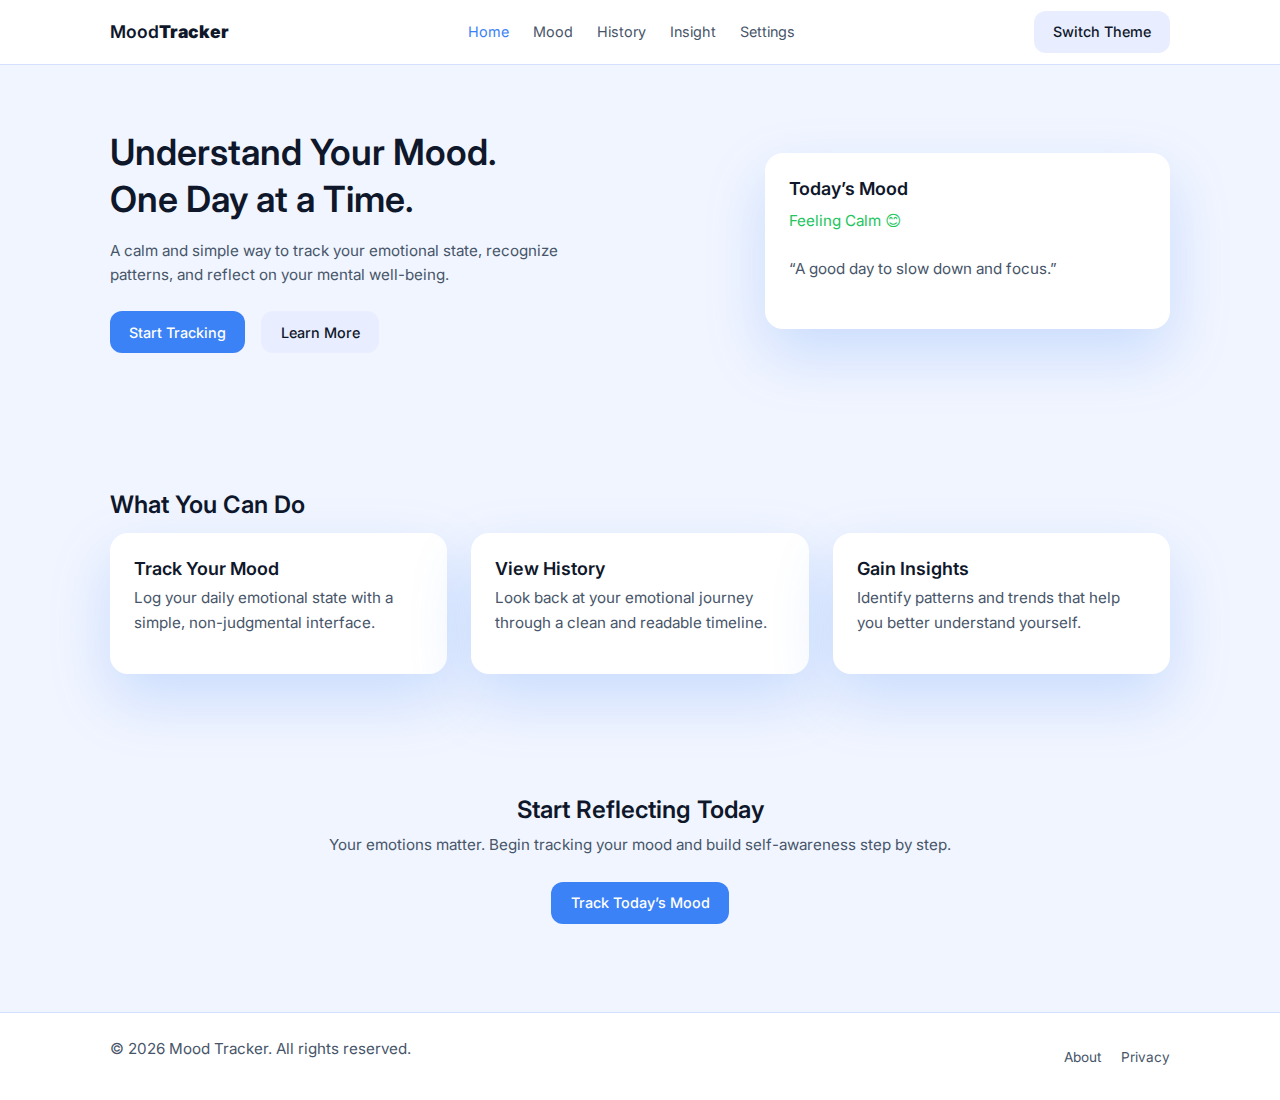
<file: index.html>
<!DOCTYPE html>
<html lang="en">
<head>
  <meta charset="UTF-8" />
  <meta name="viewport" content="width=device-width, initial-scale=1.0" />

  <title>Mood Tracker – Track Your Emotional Journey</title>
  <meta name="description" content="A calm and minimal mood tracker to help you understand your emotional patterns." />

  <!-- Fonts -->
  <link rel="preconnect" href="https://fonts.googleapis.com" />
  <link rel="preconnect" href="https://fonts.gstatic.com" crossorigin />
  <link href="https://fonts.googleapis.com/css2?family=Inter:wght@300;400;500;600;700&display=swap" rel="stylesheet" />

  <!-- CSS -->
  <link rel="stylesheet" href="assets/css/variables.css" />
  <link rel="stylesheet" href="assets/css/base.css" />
  <link rel="stylesheet" href="assets/css/components.css" />
</head>

<body>

  <!-- ================= NAVBAR ================= -->
  <header class="navbar">
    <div class="container navbar-content">
      <div class="logo">
        <span>Mood</span><strong>Tracker</strong>
      </div>

      <nav class="nav-links">
        <a href="index.html" class="active">Home</a>
        <a href="mood.html">Mood</a>
        <a href="history.html">History</a>
        <a href="insight.html">Insight</a>
        <a href="settings.html">Settings</a>
      </nav>

      <button id="themeToggle" class="btn-secondary">
        Switch Theme
      </button>
    </div>
  </header>

  <!-- ================= HERO ================= -->
  <main>
    <section class="hero">
      <div class="container hero-grid">
        <div class="hero-text">
          <h1>Understand Your Mood.<br />One Day at a Time.</h1>
          <p>
            A calm and simple way to track your emotional state,
            recognize patterns, and reflect on your mental well-being.
          </p>

          <div class="hero-actions">
            <a href="mood.html" class="btn-primary">Start Tracking</a>
            <a href="about.html" class="btn-secondary">Learn More</a>
          </div>
        </div>

        <div class="hero-preview card">
          <h3>Today’s Mood</h3>
          <p class="preview-mood mood-positive">Feeling Calm 😊</p>
          <p class="preview-note">
            “A good day to slow down and focus.”
          </p>
        </div>
      </div>
    </section>

    <!-- ================= FEATURES ================= -->
    <section class="features">
      <div class="container">
        <h2 class="section-title">What You Can Do</h2>

        <div class="feature-grid">
          <div class="card feature-item">
            <h3>Track Your Mood</h3>
            <p>
              Log your daily emotional state with a simple,
              non-judgmental interface.
            </p>
          </div>

          <div class="card feature-item">
            <h3>View History</h3>
            <p>
              Look back at your emotional journey through
              a clean and readable timeline.
            </p>
          </div>

          <div class="card feature-item">
            <h3>Gain Insights</h3>
            <p>
              Identify patterns and trends that help you
              better understand yourself.
            </p>
          </div>
        </div>
      </div>
    </section>

    <!-- ================= CTA ================= -->
    <section class="cta">
      <div class="container cta-box">
        <h2>Start Reflecting Today</h2>
        <p>
          Your emotions matter. Begin tracking your mood
          and build self-awareness step by step.
        </p>
        <a href="mood.html" class="btn-primary">Track Today’s Mood</a>
      </div>
    </section>
  </main>

  <!-- ================= FOOTER ================= -->
  <footer class="footer">
    <div class="container footer-content">
      <p>© 2026 Mood Tracker. All rights reserved.</p>
      <nav>
        <a href="about.html">About</a>
        <a href="about.html#privacy">Privacy</a>
      </nav>
    </div>
  </footer>

  <!-- ================= JS ================= -->
  <script src="assets/js/theme.js"></script>

</body>
</html>
</file>
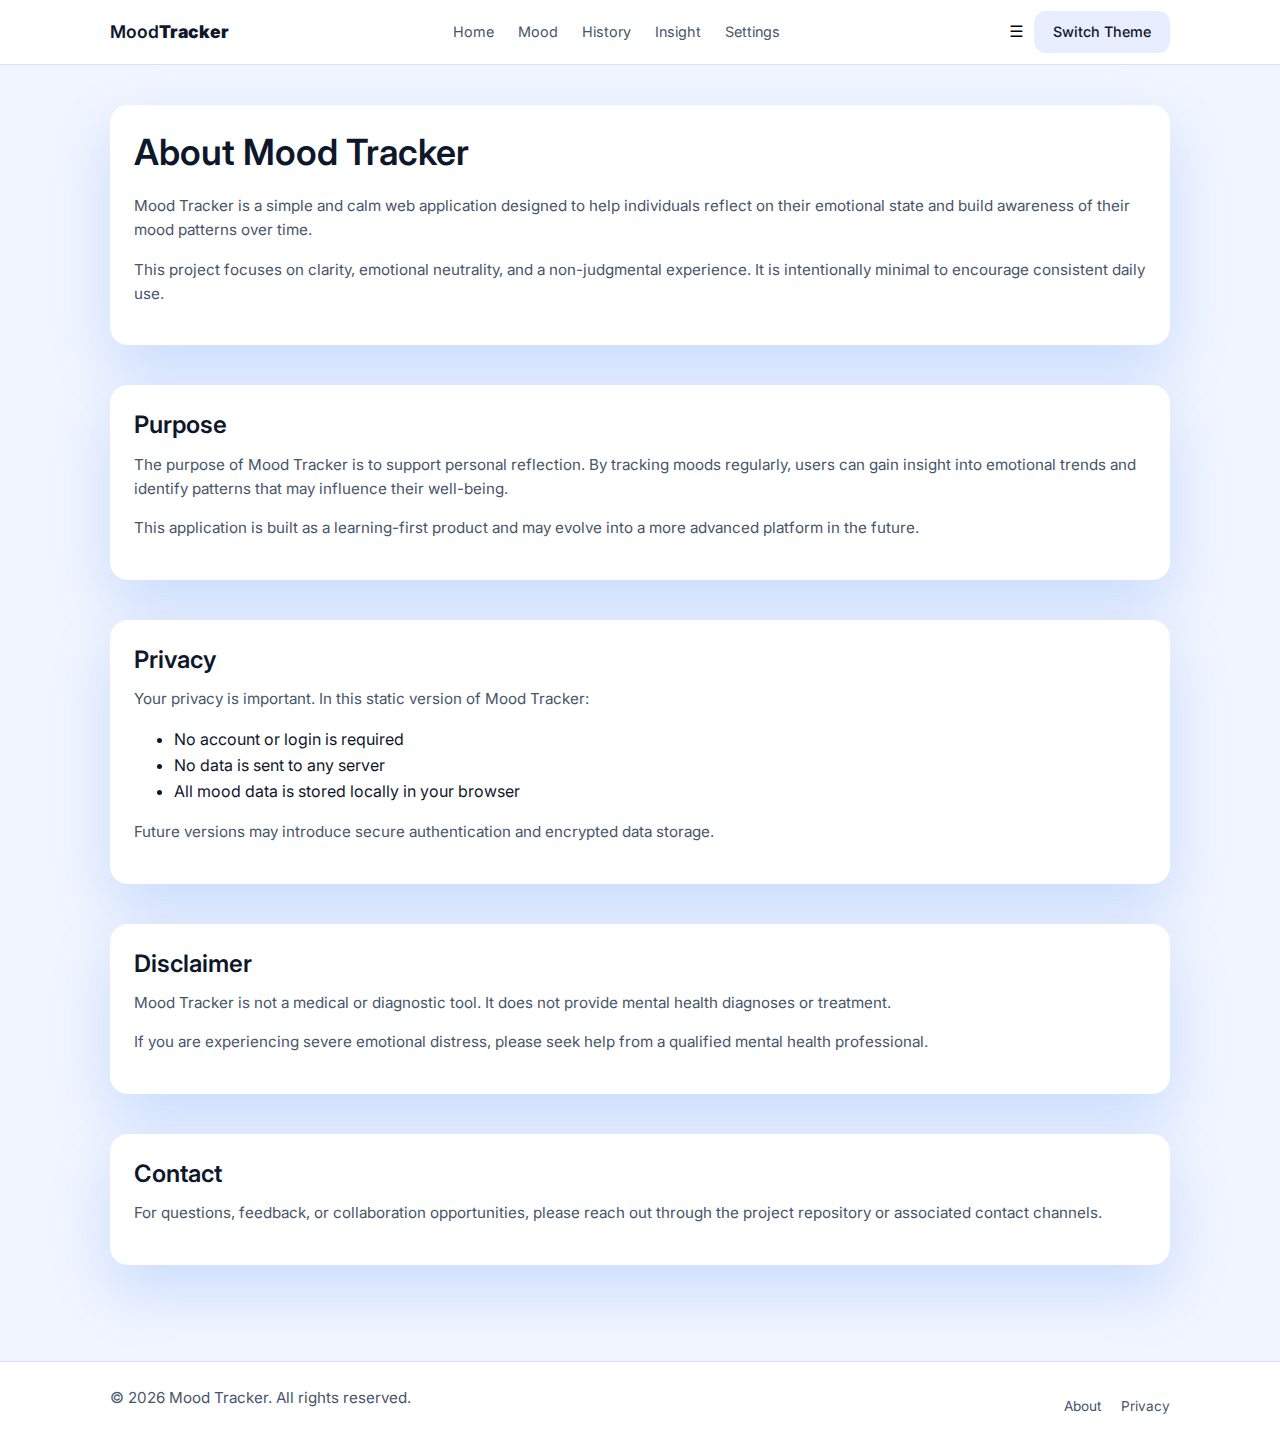
<file: about.html>
<!DOCTYPE html>
<html lang="en">
<head>
  <meta charset="UTF-8" />
  <meta name="viewport" content="width=device-width, initial-scale=1.0" />

  <title>About – Mood Tracker</title>
  <meta name="description" content="Learn more about Mood Tracker, its purpose, and privacy principles." />

  <!-- Fonts -->
  <link rel="preconnect" href="https://fonts.googleapis.com" />
  <link rel="preconnect" href="https://fonts.gstatic.com" crossorigin />
  <link href="https://fonts.googleapis.com/css2?family=Inter:wght@300;400;500;600;700&display=swap" rel="stylesheet" />

  <!-- CSS -->
  <link rel="stylesheet" href="assets/css/variables.css" />
  <link rel="stylesheet" href="assets/css/base.css" />
  <link rel="stylesheet" href="assets/css/components.css" />
</head>

<body>

  <!-- ================= NAVBAR ================= -->
<header class="navbar">
  <div class="container navbar-content">

    <!-- LOGO -->
    <div class="logo">
      <span>Mood</span><strong>Tracker</strong>
    </div>

    <!-- NAV (DESKTOP & MOBILE MENU) -->
    <nav class="nav-links" id="navLinks">
      <a href="index.html">Home</a>
      <a href="mood.html">Mood</a>
      <a href="history.html">History</a>
      <a href="insight.html">Insight</a>
      <a href="settings.html">Settings</a>
    </nav>

    <!-- RIGHT ACTIONS -->
    <div class="nav-actions">
      <button class="hamburger" id="hamburgerBtn" aria-label="Menu">
        ☰
      </button>

      <button id="themeToggle" class="btn-secondary">
        Switch Theme
      </button>
    </div>

  </div>
</header>

  <!-- ================= MAIN ================= -->
  <main class="page">
    <section class="container about-section">

      <!-- ================= ABOUT ================= -->
      <section class="card about-card">
        <h1>About Mood Tracker</h1>
        <p>
          Mood Tracker is a simple and calm web application designed
          to help individuals reflect on their emotional state and
          build awareness of their mood patterns over time.
        </p>
        <p>
          This project focuses on clarity, emotional neutrality,
          and a non-judgmental experience. It is intentionally
          minimal to encourage consistent daily use.
        </p>
      </section>

      <!-- ================= PURPOSE ================= -->
      <section class="card about-card">
        <h2>Purpose</h2>
        <p>
          The purpose of Mood Tracker is to support personal reflection.
          By tracking moods regularly, users can gain insight into
          emotional trends and identify patterns that may influence
          their well-being.
        </p>
        <p>
          This application is built as a learning-first product and
          may evolve into a more advanced platform in the future.
        </p>
      </section>

      <!-- ================= PRIVACY ================= -->
      <section class="card about-card" id="privacy">
        <h2>Privacy</h2>
        <p>
          Your privacy is important. In this static version of Mood Tracker:
        </p>
        <ul>
          <li>No account or login is required</li>
          <li>No data is sent to any server</li>
          <li>All mood data is stored locally in your browser</li>
        </ul>
        <p>
          Future versions may introduce secure authentication
          and encrypted data storage.
        </p>
      </section>

      <!-- ================= DISCLAIMER ================= -->
      <section class="card about-card">
        <h2>Disclaimer</h2>
        <p>
          Mood Tracker is not a medical or diagnostic tool.
          It does not provide mental health diagnoses or treatment.
        </p>
        <p>
          If you are experiencing severe emotional distress,
          please seek help from a qualified mental health professional.
        </p>
      </section>

      <!-- ================= CONTACT ================= -->
      <section class="card about-card">
        <h2>Contact</h2>
        <p>
          For questions, feedback, or collaboration opportunities,
          please reach out through the project repository
          or associated contact channels.
        </p>
      </section>

    </section>
  </main>

  <!-- ================= FOOTER ================= -->
  <footer class="footer">
    <div class="container footer-content">
      <p>© 2026 Mood Tracker. All rights reserved.</p>
      <nav>
        <a href="about.html">About</a>
        <a href="#privacy">Privacy</a>
      </nav>
    </div>
  </footer>

  <!-- ================= JS ================= -->
  <script src="assets/js/theme.js"></script>

</body>
</html>
</file>
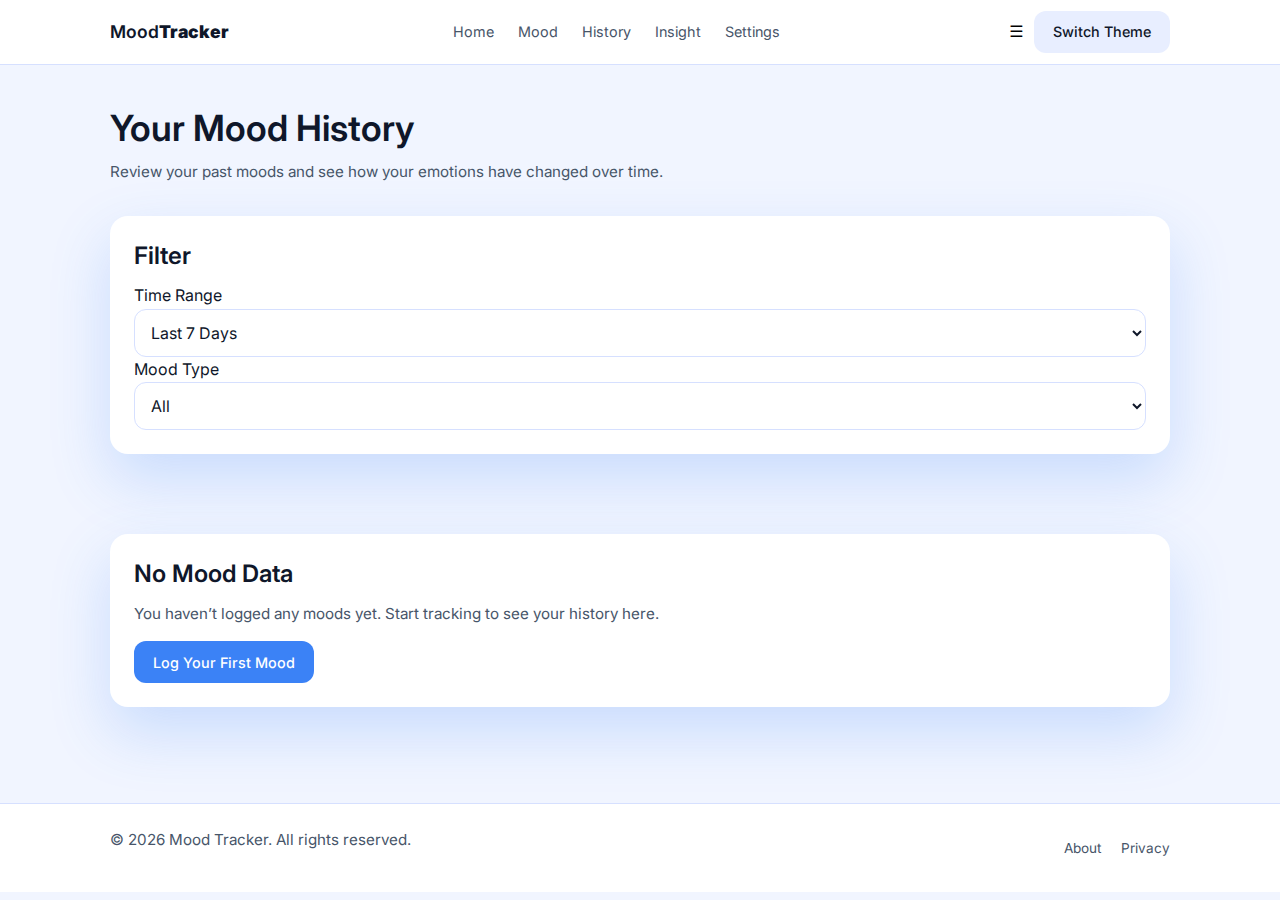
<file: history.html>
<!DOCTYPE html>
<html lang="en">
<head>
  <meta charset="UTF-8" />
  <meta name="viewport" content="width=device-width, initial-scale=1.0" />

  <title>Mood History – Mood Tracker</title>
  <meta name="description" content="View your mood history and reflect on your emotional journey." />

  <!-- Fonts -->
  <link rel="preconnect" href="https://fonts.googleapis.com" />
  <link rel="preconnect" href="https://fonts.gstatic.com" crossorigin />
  <link href="https://fonts.googleapis.com/css2?family=Inter:wght@300;400;500;600;700&display=swap" rel="stylesheet" />

  <!-- CSS -->
  <link rel="stylesheet" href="assets/css/variables.css" />
  <link rel="stylesheet" href="assets/css/base.css" />
  <link rel="stylesheet" href="assets/css/components.css" />
</head>

<body>

  <!-- ================= NAVBAR ================= -->
 <header class="navbar">
  <div class="container navbar-content">

    <!-- LOGO -->
    <div class="logo">
      <span>Mood</span><strong>Tracker</strong>
    </div>

    <!-- NAV (DESKTOP & MOBILE MENU) -->
    <nav class="nav-links" id="navLinks">
      <a href="index.html">Home</a>
      <a href="mood.html">Mood</a>
      <a href="history.html">History</a>
      <a href="insight.html">Insight</a>
      <a href="settings.html">Settings</a>
    </nav>

    <!-- RIGHT ACTIONS -->
    <div class="nav-actions">
      <button class="hamburger" id="hamburgerBtn" aria-label="Menu">
        ☰
      </button>

      <button id="themeToggle" class="btn-secondary">
        Switch Theme
      </button>
    </div>

  </div>
</header>

  <!-- ================= MAIN ================= -->
  <main class="page">
    <section class="container history-section">

      <header class="page-header">
        <h1>Your Mood History</h1>
        <p>
          Review your past moods and see how your emotions
          have changed over time.
        </p>
      </header>

      <!-- ================= FILTER ================= -->
      <section class="history-filter card">
        <h2>Filter</h2>

        <div class="filter-group">
          <label for="filterRange">Time Range</label>
          <select id="filterRange">
            <option value="7">Last 7 Days</option>
            <option value="30">Last 30 Days</option>
            <option value="all">All Time</option>
          </select>
        </div>

        <div class="filter-group">
          <label for="filterMood">Mood Type</label>
          <select id="filterMood">
            <option value="all">All</option>
            <option value="very-bad">Very Bad</option>
            <option value="bad">Bad</option>
            <option value="neutral">Neutral</option>
            <option value="good">Good</option>
            <option value="very-good">Very Good</option>
          </select>
        </div>
      </section>

      <!-- ================= TIMELINE ================= -->
      <section class="history-list">

        <!-- Item -->
        <article class="card history-item mood-positive">
          <header class="history-item-header">
            <h3>Feeling Good 🙂</h3>
            <time datetime="2026-01-05">January 5, 2026</time>
          </header>
          <p class="history-note">
            Had a productive day and felt calm throughout the evening.
          </p>
        </article>

        <!-- Item -->
        <article class="card history-item mood-neutral">
          <header class="history-item-header">
            <h3>Feeling Neutral 😐</h3>
            <time datetime="2026-01-04">January 4, 2026</time>
          </header>
          <p class="history-note">
            Nothing special today, just a regular routine.
          </p>
        </article>

        <!-- Item -->
        <article class="card history-item mood-negative">
          <header class="history-item-header">
            <h3>Feeling Bad 😕</h3>
            <time datetime="2026-01-03">January 3, 2026</time>
          </header>
          <p class="history-note">
            Felt a bit overwhelmed with tasks and deadlines.
          </p>
        </article>

      </section>

      <!-- ================= EMPTY STATE (HIDDEN BY DEFAULT) ================= -->
      <section class="history-empty card" hidden>
        <h2>No Mood Data</h2>
        <p>
          You haven’t logged any moods yet.
          Start tracking to see your history here.
        </p>
        <a href="mood.html" class="btn-primary">Log Your First Mood</a>
      </section>

    </section>
  </main>

  <!-- ================= FOOTER ================= -->
  <footer class="footer">
    <div class="container footer-content">
      <p>© 2026 Mood Tracker. All rights reserved.</p>
      <nav>
        <a href="about.html">About</a>
        <a href="about.html#privacy">Privacy</a>
      </nav>
    </div>
  </footer>

  <!-- ================= JS ================= -->
  <script src="assets/js/theme.js"></script>
  <script src="assets/js/history.js"></script>

</body>
</html>
</file>
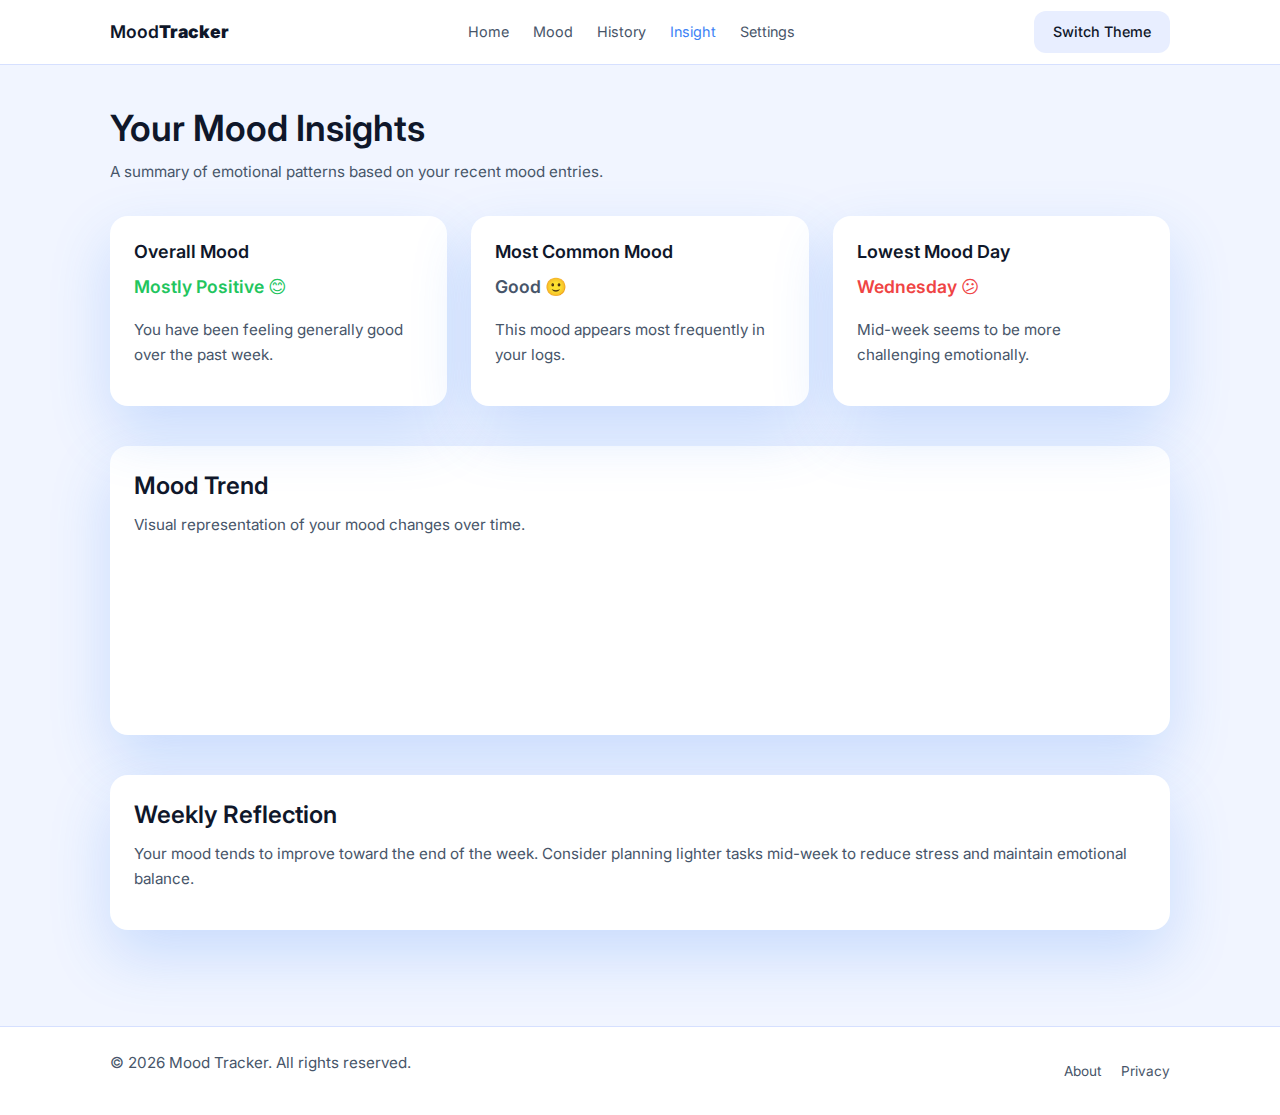
<file: insight.html>
<!DOCTYPE html>
<html lang="en">
<head>
  <meta charset="UTF-8" />
  <meta name="viewport" content="width=device-width, initial-scale=1.0" />

  <title>Mood Insight – Mood Tracker</title>
  <meta name="description" content="Discover patterns and insights from your mood tracking history." />

  <!-- Fonts -->
  <link rel="preconnect" href="https://fonts.googleapis.com" />
  <link rel="preconnect" href="https://fonts.gstatic.com" crossorigin />
  <link href="https://fonts.googleapis.com/css2?family=Inter:wght@300;400;500;600;700&display=swap" rel="stylesheet" />

  <!-- CSS -->
  <link rel="stylesheet" href="assets/css/variables.css" />
  <link rel="stylesheet" href="assets/css/base.css" />
  <link rel="stylesheet" href="assets/css/components.css" />
</head>

<body>

  <!-- ================= NAVBAR ================= -->
  <header class="navbar">
    <div class="container navbar-content">
      <div class="logo">
        <span>Mood</span><strong>Tracker</strong>
      </div>

      <nav class="nav-links">
        <a href="index.html">Home</a>
        <a href="mood.html">Mood</a>
        <a href="history.html">History</a>
        <a href="insight.html" class="active">Insight</a>
        <a href="settings.html">Settings</a>
      </nav>

      <button id="themeToggle" class="btn-secondary">
        Switch Theme
      </button>
    </div>
  </header>

  <!-- ================= MAIN ================= -->
  <main class="page">
    <section class="container insight-section">

      <header class="page-header">
        <h1>Your Mood Insights</h1>
        <p>
          A summary of emotional patterns based on
          your recent mood entries.
        </p>
      </header>

      <!-- ================= SUMMARY CARDS ================= -->
      <section class="insight-summary">
        <div class="card insight-card">
          <h3>Overall Mood</h3>
          <p class="insight-value mood-positive">Mostly Positive 😊</p>
          <p class="insight-desc">
            You have been feeling generally good over the past week.
          </p>
        </div>

        <div class="card insight-card">
          <h3>Most Common Mood</h3>
          <p class="insight-value">Good 🙂</p>
          <p class="insight-desc">
            This mood appears most frequently in your logs.
          </p>
        </div>

        <div class="card insight-card">
          <h3>Lowest Mood Day</h3>
          <p class="insight-value mood-negative">Wednesday 😕</p>
          <p class="insight-desc">
            Mid-week seems to be more challenging emotionally.
          </p>
        </div>
      </section>

      <!-- ================= CHART ================= -->
      <section class="insight-chart card">
        <header class="chart-header">
          <h2>Mood Trend</h2>
          <p>
            Visual representation of your mood changes
            over time.
          </p>
        </header>

        <!-- Chart Placeholder -->
        <div class="chart-wrapper">
          <canvas id="moodChart" aria-label="Mood Trend Chart"></canvas>
        </div>
      </section>

      <!-- ================= TEXT INSIGHT ================= -->
      <section class="insight-text card">
        <h2>Weekly Reflection</h2>
        <p>
          Your mood tends to improve toward the end of the week.
          Consider planning lighter tasks mid-week to reduce stress
          and maintain emotional balance.
        </p>
      </section>

    </section>
  </main>

  <!-- ================= FOOTER ================= -->
  <footer class="footer">
    <div class="container footer-content">
      <p>© 2026 Mood Tracker. All rights reserved.</p>
      <nav>
        <a href="about.html">About</a>
        <a href="about.html#privacy">Privacy</a>
      </nav>
    </div>
  </footer>

  <!-- ================= JS ================= -->
  <script src="assets/js/theme.js"></script>
  <script src="assets/js/insight.js"></script>

</body>
</html>
</file>
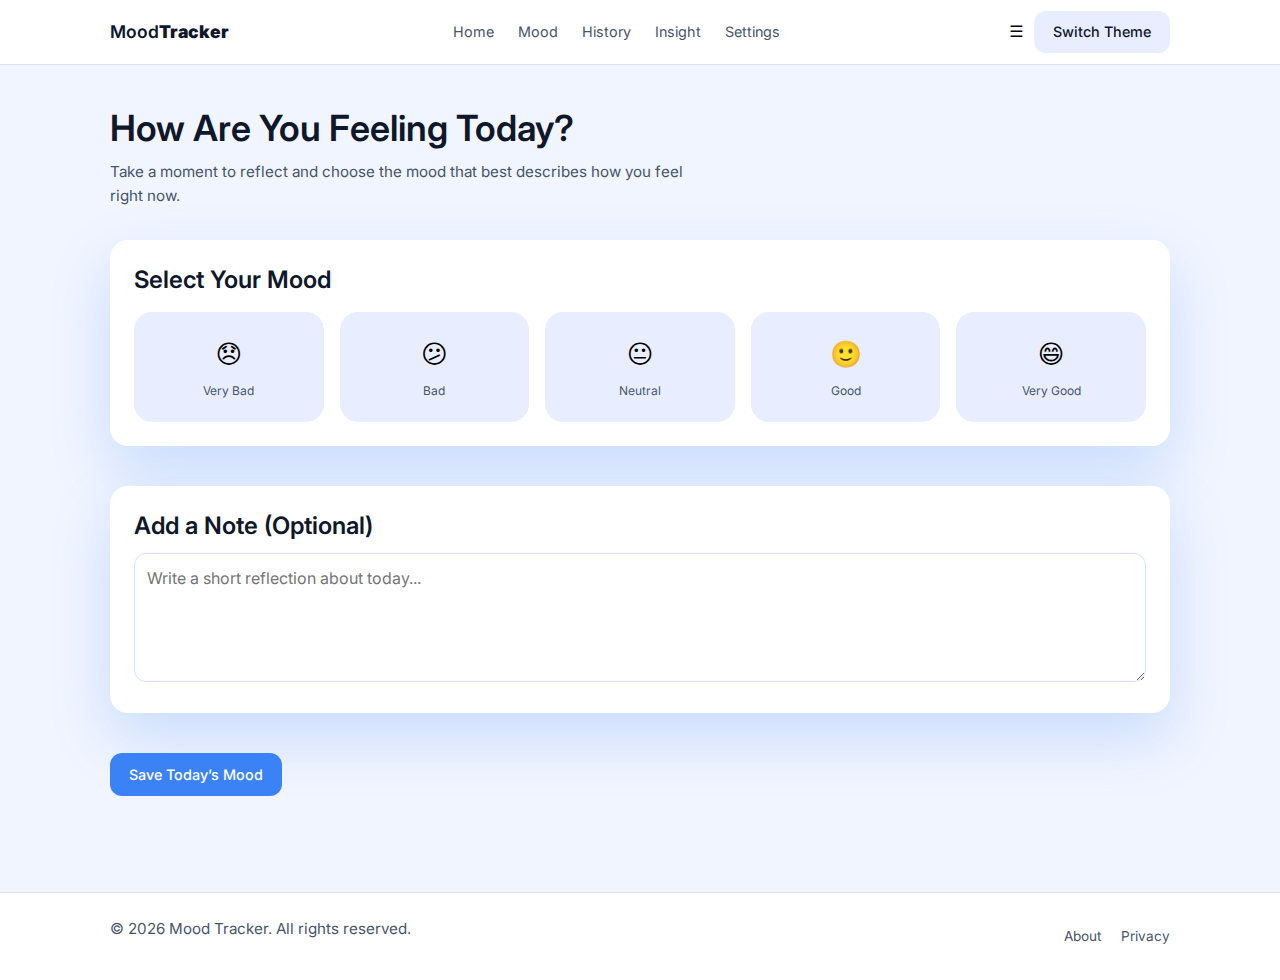
<file: mood.html>
<!DOCTYPE html>
<html lang="en">
<head>
  <meta charset="UTF-8" />
  <meta name="viewport" content="width=device-width, initial-scale=1.0" />

  <title>Log Your Mood – Mood Tracker</title>
  <meta name="description" content="Log your daily mood and reflect on how you feel today." />

  <!-- Fonts -->
  <link rel="preconnect" href="https://fonts.googleapis.com" />
  <link rel="preconnect" href="https://fonts.gstatic.com" crossorigin />
  <link href="https://fonts.googleapis.com/css2?family=Inter:wght@300;400;500;600;700&display=swap" rel="stylesheet" />

  <!-- CSS -->
  <link rel="stylesheet" href="assets/css/variables.css" />
  <link rel="stylesheet" href="assets/css/base.css" />
  <link rel="stylesheet" href="assets/css/components.css" />
</head>

<body>

  <!-- ================= NAVBAR ================= -->
 <header class="navbar">
  <div class="container navbar-content">

    <!-- LOGO -->
    <div class="logo">
      <span>Mood</span><strong>Tracker</strong>
    </div>

    <!-- NAV (DESKTOP & MOBILE MENU) -->
    <nav class="nav-links" id="navLinks">
      <a href="index.html">Home</a>
      <a href="mood.html">Mood</a>
      <a href="history.html">History</a>
      <a href="insight.html">Insight</a>
      <a href="settings.html">Settings</a>
    </nav>

    <!-- RIGHT ACTIONS -->
    <div class="nav-actions">
      <button class="hamburger" id="hamburgerBtn" aria-label="Menu">
        ☰
      </button>

      <button id="themeToggle" class="btn-secondary">
        Switch Theme
      </button>
    </div>

  </div>
</header>


  <!-- ================= MAIN ================= -->
  <main class="page">
    <section class="container mood-section">

      <header class="page-header">
        <h1>How Are You Feeling Today?</h1>
        <p>
          Take a moment to reflect and choose the mood
          that best describes how you feel right now.
        </p>
      </header>

      <!-- ================= MOOD SELECTOR ================= -->
      <section class="mood-selector card">
        <h2>Select Your Mood</h2>

        <div class="mood-options">
          <button class="mood-option" data-mood="very-bad">
            😞
            <span>Very Bad</span>
          </button>

          <button class="mood-option" data-mood="bad">
            😕
            <span>Bad</span>
          </button>

          <button class="mood-option" data-mood="neutral">
            😐
            <span>Neutral</span>
          </button>

          <button class="mood-option" data-mood="good">
            🙂
            <span>Good</span>
          </button>

          <button class="mood-option" data-mood="very-good">
            😄
            <span>Very Good</span>
          </button>
        </div>
      </section>

      <!-- ================= NOTE INPUT ================= -->
      <section class="mood-note card">
        <h2>Add a Note (Optional)</h2>
        <textarea
          id="moodNote"
          rows="4"
          placeholder="Write a short reflection about today..."
        ></textarea>
      </section>

      <!-- ================= ACTION ================= -->
      <section class="mood-action">
        <button id="saveMood" class="btn-primary">
          Save Today’s Mood
        </button>

        <p class="mood-feedback" id="moodFeedback">
          <!-- feedback text injected by JS -->
        </p>
      </section>

    </section>
  </main>

  <!-- ================= FOOTER ================= -->
  <footer class="footer">
    <div class="container footer-content">
      <p>© 2026 Mood Tracker. All rights reserved.</p>
      <nav>
        <a href="about.html">About</a>
        <a href="about.html#privacy">Privacy</a>
      </nav>
    </div>
  </footer>

  <!-- ================= JS ================= -->
  <script src="assets/js/theme.js"></script>
  <script src="assets/js/mood.js"></script>

</body>
</html>
</file>
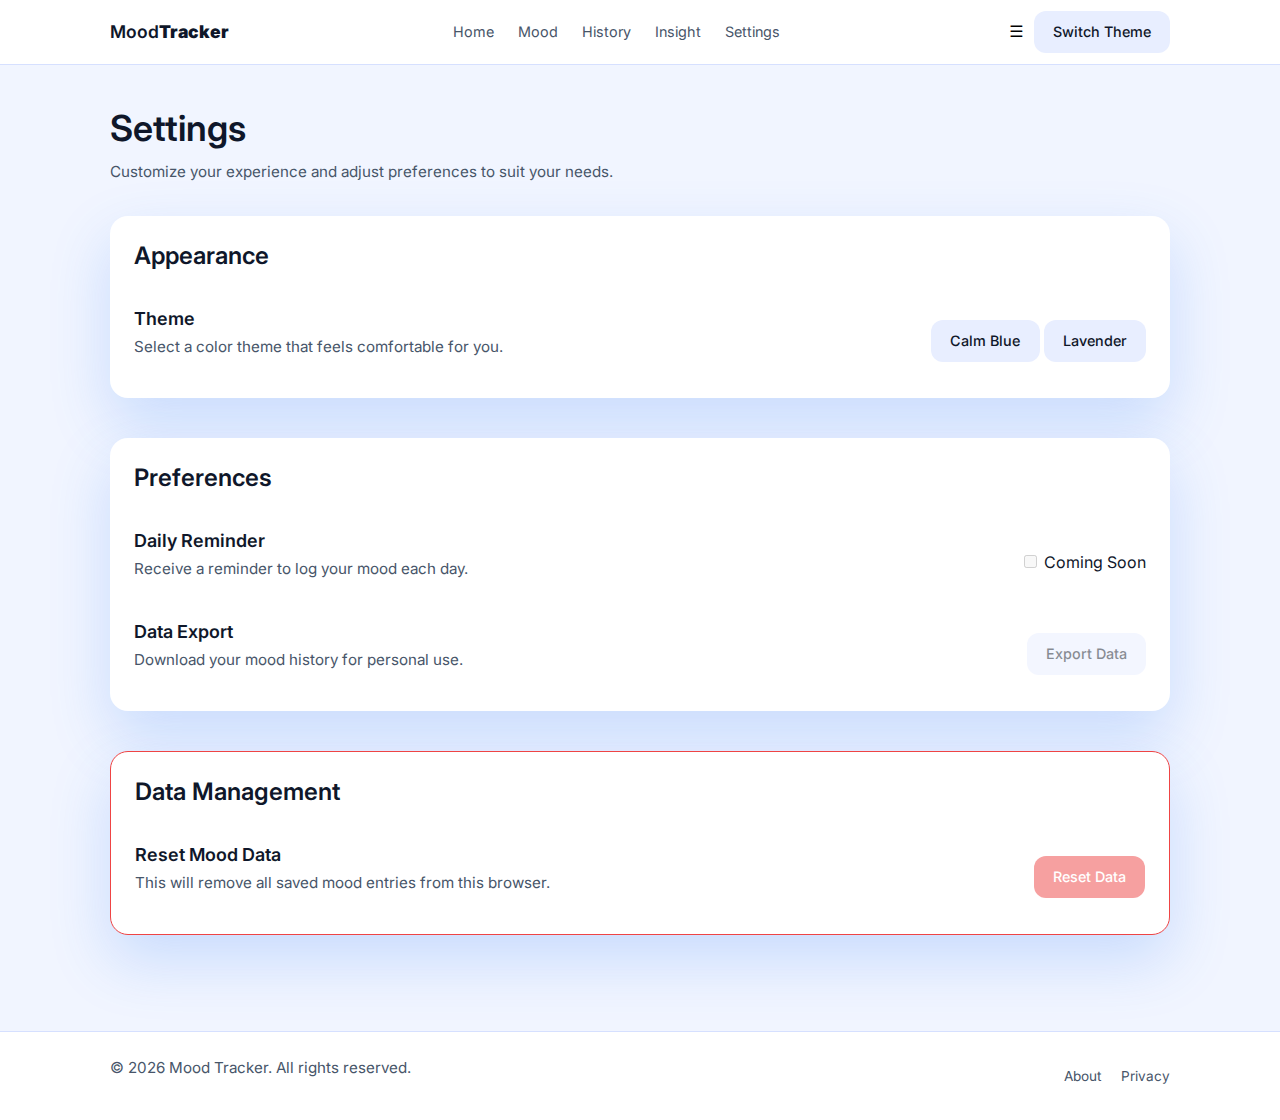
<file: settings.html>
<!DOCTYPE html>
<html lang="en">
<head>
  <meta charset="UTF-8" />
  <meta name="viewport" content="width=device-width, initial-scale=1.0" />

  <title>Settings – Mood Tracker</title>
  <meta name="description" content="Customize your experience and manage preferences." />

  <!-- Fonts -->
  <link rel="preconnect" href="https://fonts.googleapis.com" />
  <link rel="preconnect" href="https://fonts.gstatic.com" crossorigin />
  <link href="https://fonts.googleapis.com/css2?family=Inter:wght@300;400;500;600;700&display=swap" rel="stylesheet" />

  <!-- CSS -->
  <link rel="stylesheet" href="assets/css/variables.css" />
  <link rel="stylesheet" href="assets/css/base.css" />
  <link rel="stylesheet" href="assets/css/components.css" />
</head>

<body>

  <!-- ================= NAVBAR ================= -->
 <header class="navbar">
  <div class="container navbar-content">

    <!-- LOGO -->
    <div class="logo">
      <span>Mood</span><strong>Tracker</strong>
    </div>

    <!-- NAV (DESKTOP & MOBILE MENU) -->
    <nav class="nav-links" id="navLinks">
      <a href="index.html">Home</a>
      <a href="mood.html">Mood</a>
      <a href="history.html">History</a>
      <a href="insight.html">Insight</a>
      <a href="settings.html">Settings</a>
    </nav>

    <!-- RIGHT ACTIONS -->
    <div class="nav-actions">
      <button class="hamburger" id="hamburgerBtn" aria-label="Menu">
        ☰
      </button>

      <button id="themeToggle" class="btn-secondary">
        Switch Theme
      </button>
    </div>

  </div>
</header>

  <!-- ================= MAIN ================= -->
  <main class="page">
    <section class="container settings-section">

      <header class="page-header">
        <h1>Settings</h1>
        <p>
          Customize your experience and adjust preferences
          to suit your needs.
        </p>
      </header>

      <!-- ================= THEME SETTINGS ================= -->
      <section class="card settings-card">
        <h2>Appearance</h2>

        <div class="setting-item">
          <div class="setting-info">
            <h3>Theme</h3>
            <p>Select a color theme that feels comfortable for you.</p>
          </div>

          <div class="setting-control">
            <button class="btn-secondary" data-theme-option="default">
              Calm Blue
            </button>
            <button class="btn-secondary" data-theme-option="lavender">
              Lavender
            </button>
          </div>
        </div>
      </section>

      <!-- ================= PREFERENCES ================= -->
      <section class="card settings-card">
        <h2>Preferences</h2>

        <div class="setting-item">
          <div class="setting-info">
            <h3>Daily Reminder</h3>
            <p>Receive a reminder to log your mood each day.</p>
          </div>

          <div class="setting-control">
            <label class="toggle">
              <input type="checkbox" disabled />
              <span>Coming Soon</span>
            </label>
          </div>
        </div>

        <div class="setting-item">
          <div class="setting-info">
            <h3>Data Export</h3>
            <p>Download your mood history for personal use.</p>
          </div>

          <div class="setting-control">
            <button class="btn-secondary" disabled>
              Export Data
            </button>
          </div>
        </div>
      </section>

      <!-- ================= DANGER ZONE ================= -->
      <section class="card settings-card danger-zone">
        <h2>Data Management</h2>

        <div class="setting-item">
          <div class="setting-info">
            <h3>Reset Mood Data</h3>
            <p>
              This will remove all saved mood entries
              from this browser.
            </p>
          </div>

          <div class="setting-control">
            <button class="btn-danger" disabled>
              Reset Data
            </button>
          </div>
        </div>
      </section>

    </section>
  </main>

  <!-- ================= FOOTER ================= -->
  <footer class="footer">
    <div class="container footer-content">
      <p>© 2026 Mood Tracker. All rights reserved.</p>
      <nav>
        <a href="about.html">About</a>
        <a href="about.html#privacy">Privacy</a>
      </nav>
    </div>
  </footer>

  <!-- ================= JS ================= -->
  <script src="assets/js/theme.js"></script>

</body>
</html>
</file>
<file: assets/css/variables.css>
/* =====================================================
   DESIGN TOKENS
   Mood Tracker – Theme Variables
   ===================================================== */

/* ================= DEFAULT THEME
   Calm Blue & Slate
   ================= */
:root {
  /* Background */
  --bg-primary: #F1F5FF;        /* soft blue */
  --bg-secondary: #FFFFFF;
  --bg-muted: #E8EEFF;

  /* Text */
  --text-primary: #0F172A;
  --text-secondary: #475569;
  --text-muted: #94A3B8;

  /* Brand */
  --color-primary: #3B82F6;
  --color-primary-hover: #2563EB;
  --color-secondary: #64748B;

  /* Mood */
  --mood-positive: #22C55E;
  --mood-neutral: #FACC15;
  --mood-negative: #EF4444;

  /* Border */
  --border-color: #D6E0FF;

  /* UI */
  --radius-sm: 8px;
  --radius-md: 12px;
  --radius-lg: 18px;

  /* Shadow (blue tone) */
  --shadow-sm: 0 6px 18px rgba(59, 130, 246, 0.15);
  --shadow-md: 0 25px 60px rgba(59, 130, 246, 0.22);

  /* Transition */
  --transition-fast: 0.15s ease;
  --transition-base: 0.25s ease;
}


/* ================= LAVENDER THEME
   Soft Lavender & Night
   ================= */
[data-theme="lavender"] {
  /* Background */
  --bg-primary: #F3F0FF;        /* lavender tint */
  --bg-secondary: #FFFFFF;
  --bg-muted: #ECE7FF;

  /* Text */
  --text-primary: #1E1B4B;
  --text-secondary: #4C4B63;
  --text-muted: #9B9AC2;

  /* Brand */
  --color-primary: #8B5CF6;
  --color-primary-hover: #7C3AED;
  --color-secondary: #A78BFA;

  /* Mood */
  --mood-positive: #4ADE80;
  --mood-neutral: #FCD34D;
  --mood-negative: #F87171;

  /* Border */
  --border-color: #DDD6FE;

  /* Shadow (ungu halus) */
  --shadow-sm: 0 4px 16px rgba(139, 92, 246, 0.18);
  --shadow-md: 0 20px 50px rgba(139, 92, 246, 0.25);
}


/* ================= GLOBAL TRANSITION
   Smooth Theme Switching
   ================= */
* {
  transition:
    background-color var(--transition-base),
    color var(--transition-base),
    border-color var(--transition-base),
    box-shadow var(--transition-base);
}
</file>
<file: assets/css/components.css>
/* =====================================================
   COMPONENT STYLES
   Navbar, Buttons, Cards, Forms, etc.
   ===================================================== */

/* ================= NAVBAR ================= */
.navbar {
  background-color: var(--bg-secondary);
  border-bottom: 1px solid var(--border-color);
  position: sticky;
  top: 0;
  z-index: 100;
}

.navbar-content {
  display: flex;
  align-items: center;
  justify-content: space-between;
  min-height: 64px;
}

.logo {
  font-size: 1.1rem;
  font-weight: 600;
  color: var(--text-primary);
}

.nav-links {
  display: flex;
  gap: 1.5rem;
}

.nav-links a {
  color: var(--text-secondary);
  font-size: 0.9rem;
  position: relative;
}

.nav-links a.active,
.nav-links a:hover {
  color: var(--color-primary);
}

/* ================= BUTTONS ================= */
button {
  cursor: pointer;
  border: none;
  background: none;
}

.btn-primary,
.btn-secondary,
.btn-danger {
  padding: 0.6rem 1.2rem;
  border-radius: var(--radius-md);
  font-size: 0.9rem;
  font-weight: 500;
  display: inline-flex;
  align-items: center;
  justify-content: center;
  gap: 0.4rem;
  transition: background-color var(--transition-fast),
              color var(--transition-fast),
              transform var(--transition-fast);
}

.btn-primary {
  background-color: var(--color-primary);
  color: #fff;
}

.btn-primary:hover {
  background-color: var(--color-primary-hover);
  transform: translateY(-1px);
}

.btn-secondary {
  background-color: var(--bg-muted);
  color: var(--text-primary);
}

.btn-secondary:hover {
  background-color: var(--border-color);
}

.btn-danger {
  background-color: var(--mood-negative);
  color: #fff;
  opacity: 0.85;
}

.btn-danger:hover {
  opacity: 1;
}

button:disabled {
  opacity: 0.5;
  cursor: not-allowed;
}

/* ================= CARD ================= */

.card {
  background-color: var(--bg-secondary);
  border-radius: var(--radius-lg);
  padding: 1.5rem;
  box-shadow: var(--shadow-md);
}

/* ================= HERO ================= */
.hero {
  padding: 4rem 0;
}

.hero-grid {
  display: grid;
  grid-template-columns: 1.2fr 0.8fr;
  gap: 3rem;
  align-items: center;
}

.hero h1 {
  margin-bottom: 1rem;
}

.hero p {
  margin-bottom: 1.5rem;
  max-width: 480px;
}

.hero-actions {
  display: flex;
  gap: 1rem;
}

.hero-preview h3 {
  margin-bottom: 0.5rem;
}

/* ================= FEATURES ================= */
.features {
  padding: 2rem 0;
}

.feature-grid {
  display: grid;
  grid-template-columns: repeat(3, 1fr);
  gap: 1.5rem;
}

.feature-item h3 {
  margin-bottom: 0.4rem;
}

/* ================= CTA ================= */
.cta {
  padding: 3rem 0;
}

.cta-box {
  text-align: center;
}

.cta-box h2 {
  margin-bottom: 0.5rem;
}

.cta-box p {
  margin-bottom: 1.5rem;
}

/* ================= FORMS ================= */
textarea,
select,
input[type="text"] {
  width: 100%;
  padding: 0.75rem;
  border-radius: var(--radius-md);
  border: 1px solid var(--border-color);
  background-color: var(--bg-secondary);
  color: var(--text-primary);
}

textarea:focus,
select:focus,
input:focus {
  outline: none;
  border-color: var(--color-primary);
}

/* ================= MOOD SELECTOR ================= */
.mood-options {
  display: grid;
  grid-template-columns: repeat(5, 1fr);
  gap: 1rem;
  margin-top: 1rem;
}

/* ================= MOOD SELECTOR STATES ================= */

.mood-option {
  background-color: var(--bg-muted);
  border-radius: var(--radius-lg);
  padding: 1.25rem 0.75rem;
  font-size: 1.6rem;
  text-align: center;
  cursor: pointer;
  border: 2px solid transparent;

  transition:
    transform 0.25s ease,
    background-color 0.25s ease,
    box-shadow 0.25s ease,
    opacity 0.25s ease,
    border-color 0.25s ease;
}

.mood-option.active {
  background-color: var(--bg-secondary);
  border-color: var(--color-primary);
  box-shadow:
    0 10px 30px rgba(59, 130, 246, 0.25);
  transform: translateY(-6px) scale(1.05);
  opacity: 1;
}
.mood-option.active::after {
  content: '';
  display: block;
  width: 6px;
  height: 6px;
  background-color: var(--color-primary);
  border-radius: 50%;
  margin: 0.4rem auto 0;
}


.mood-option span {
  display: block;
  font-size: 0.75rem;
  margin-top: 0.4rem;
  color: var(--text-secondary);
}

.mood-option.active span {
  color: var(--color-primary);
  font-weight: 600;
}


.mood-option:hover {
  transform: translateY(-2px);
  background-color: var(--border-color);
}

/* ================= HISTORY ================= */
.history-list {
  display: flex;
  flex-direction: column;
  gap: 1.25rem;
}

.history-item-header {
  display: flex;
  justify-content: space-between;
  align-items: center;
}

.history-note {
  margin-top: 0.5rem;
}

/* ================= INSIGHT ================= */
.insight-summary {
  display: grid;
  grid-template-columns: repeat(3, 1fr);
  gap: 1.5rem;
}

.insight-value {
  font-size: 1.1rem;
  font-weight: 600;
}

.chart-wrapper {
  margin-top: 1rem;
}

/* ================= SETTINGS ================= */
.settings-card {
  display: flex;
  flex-direction: column;
  gap: 1.5rem;
}

.setting-item {
  display: flex;
  justify-content: space-between;
  align-items: center;
  gap: 1.5rem;
}

.setting-info h3 {
  margin-bottom: 0.25rem;
}

.danger-zone {
  border: 1px solid var(--mood-negative);
}

/* ================= FOOTER ================= */
.footer {
  border-top: 1px solid var(--border-color);
  padding: 1.5rem 0;
  background-color: var(--bg-secondary);
}

.footer-content {
  display: flex;
  justify-content: space-between;
  align-items: center;
}

.footer a {
  margin-left: 1rem;
  font-size: 0.85rem;
  color: var(--text-secondary);
}

.footer a:hover {
  color: var(--color-primary);
}

/* ================= RESPONSIVE ================= */
@media (max-width: 768px) {
  .hero-grid {
    grid-template-columns: 1fr;
  }

  .feature-grid,
  .insight-summary {
    grid-template-columns: 1fr;
  }

  .nav-links {
    display: none;
  }
}
</file>
<file: assets/css/base.css>
/* =====================================================
   BASE STYLES
   Reset, Typography, Layout
   ===================================================== */

/* ================= RESET (LIGHT) ================= */
*,
*::before,
*::after {
  box-sizing: border-box;
}

html,
body {
  margin: 0;
  padding: 0;
}

img,
svg {
  max-width: 100%;
  display: block;
}

button,
input,
textarea,
select {
  font: inherit;
}

/* ================= BODY ================= */
body {
  font-family: 'Inter', system-ui, -apple-system, BlinkMacSystemFont, sans-serif;
  background-color: var(--bg-primary);
  color: var(--text-primary);
  line-height: 1.6;
  min-height: 100vh;
}

/* ================= TYPOGRAPHY ================= */
h1,
h2,
h3,
h4,
h5,
h6 {
  margin: 0 0 0.5em 0;
  font-weight: 600;
  line-height: 1.3;
  color: var(--text-primary);
}

h1 {
  font-size: 2.25rem; /* ~36px */
}

h2 {
  font-size: 1.5rem; /* ~24px */
}

h3 {
  font-size: 1.125rem; /* ~18px */
}

p {
  margin: 0 0 1em 0;
  color: var(--text-secondary);
  font-size: 0.95rem;
}

small {
  font-size: 0.85rem;
  color: var(--text-muted);
}

/* ================= LINKS ================= */
a {
  color: var(--color-primary);
  text-decoration: none;
}

a:hover {
  color: var(--color-primary-hover);
}

/* ================= LAYOUT ================= */
.container {
  width: 100%;
  max-width: 1100px;
  margin: 0 auto;
  padding: 0 1.25rem;
}

.page {
  padding: 2.5rem 0 3.5rem;
}

/* ================= PAGE HEADER ================= */
.page-header {
  margin-bottom: 2rem;
}

.page-header h1 {
  margin-bottom: 0.5rem;
}

.page-header p {
  max-width: 600px;
}

/* ================= SECTION ================= */
section {
  margin-bottom: 2.5rem;
}

/* ================= UTILITIES ================= */
.text-center {
  text-align: center;
}

.hidden {
  display: none !important;
}

/* ================= MOOD COLOR HELPERS ================= */
.mood-positive {
  color: var(--mood-positive);
}

.mood-neutral {
  color: var(--mood-neutral);
}

.mood-negative {
  color: var(--mood-negative);
}
</file>
